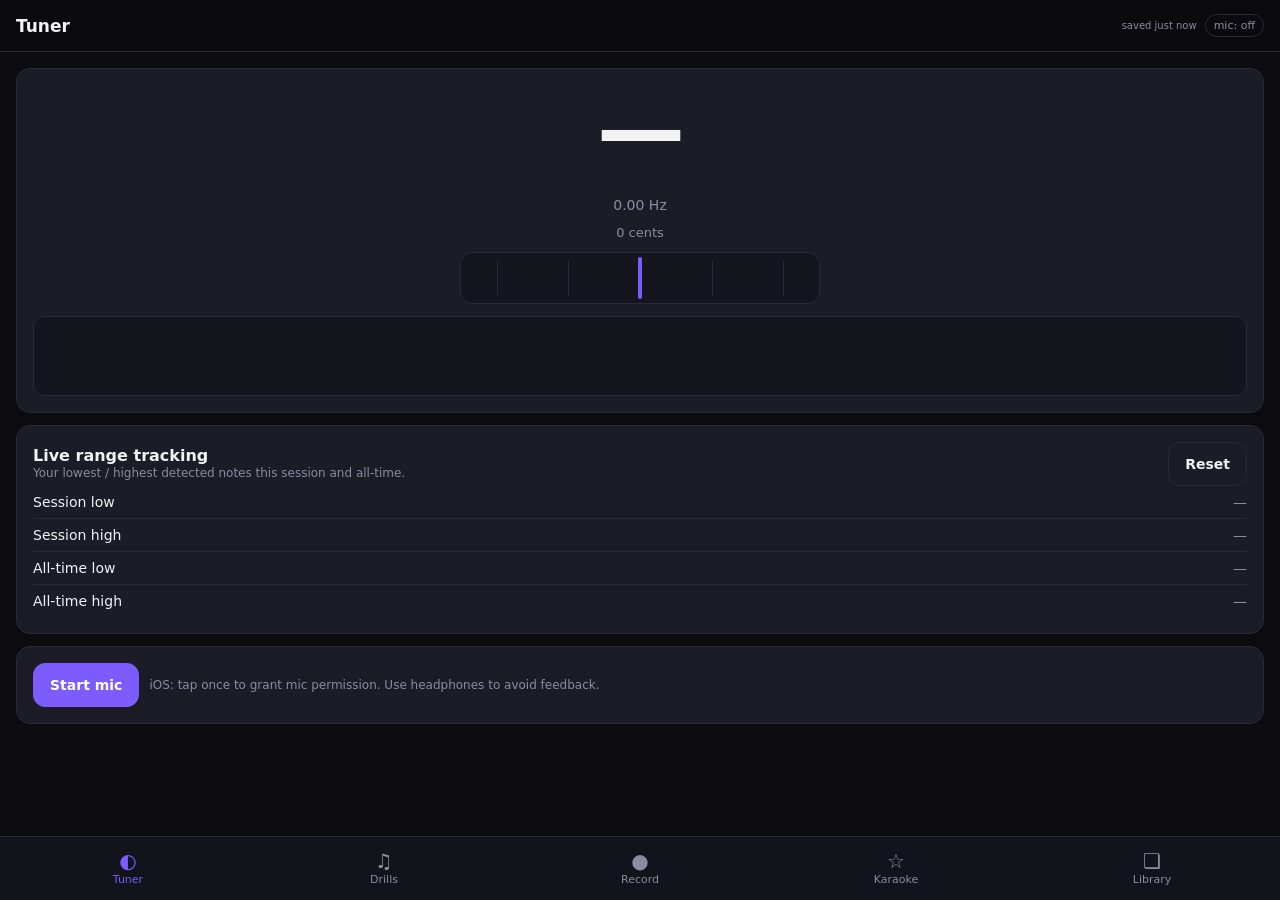
<file: index.html>
<!DOCTYPE html>
<html lang="en">
<head>
  <meta charset="UTF-8" />
  <meta name="viewport" content="width=device-width, initial-scale=1, viewport-fit=cover, user-scalable=no" />
  <meta name="apple-mobile-web-app-capable" content="yes" />
  <meta name="apple-mobile-web-app-status-bar-style" content="black-translucent" />
  <meta name="apple-mobile-web-app-title" content="Range" />
  <meta name="theme-color" content="#0b0b10" />
  <link rel="manifest" href="manifest.json" />
  <link rel="apple-touch-icon" href="icons/icon-192.png" />
  <link rel="stylesheet" href="css/style.css" />
  <title>Range — Singing Practice</title>
</head>
<body>
  <header class="app-header">
    <h1 id="view-title">Tuner</h1>
    <div class="header-right">
      <span class="save-indicator" id="save-indicator">—</span>
      <div class="mic-status" id="mic-status" aria-live="polite">mic: off</div>
    </div>
  </header>

  <main id="view" class="view"></main>

  <nav class="tabbar" role="tablist">
    <button class="tab" data-view="tuner" aria-label="Tuner">
      <span class="tab-icon">◐</span><span>Tuner</span>
    </button>
    <button class="tab" data-view="drills" aria-label="Drills">
      <span class="tab-icon">♫</span><span>Drills</span>
    </button>
    <button class="tab" data-view="record" aria-label="Record">
      <span class="tab-icon">●</span><span>Record</span>
    </button>
    <button class="tab" data-view="karaoke" aria-label="Karaoke">
      <span class="tab-icon">☆</span><span>Karaoke</span>
    </button>
    <button class="tab" data-view="library" aria-label="Library">
      <span class="tab-icon">❏</span><span>Library</span>
    </button>
  </nav>

  <div id="toast" class="toast" role="status" aria-live="polite"></div>

  <script type="module" src="js/app.js"></script>
</body>
</html>
</file>
<file: css/style.css>
:root {
  --bg: #0b0b10;
  --bg-elev: #15151d;
  --bg-card: #1c1c27;
  --fg: #f2f2f5;
  --fg-dim: #8b8ba1;
  --accent: #7c5cff;
  --accent-2: #29d9c5;
  --ok: #3ddc84;
  --warn: #ffbf47;
  --bad: #ff5470;
  --border: #2a2a38;
  --radius: 14px;
  --safe-top: env(safe-area-inset-top, 0px);
  --safe-bottom: env(safe-area-inset-bottom, 0px);
  --tab-h: 64px;
  --header-h: 52px;
}

* { box-sizing: border-box; -webkit-tap-highlight-color: transparent; }

html, body {
  margin: 0;
  padding: 0;
  background: var(--bg);
  color: var(--fg);
  font-family: -apple-system, BlinkMacSystemFont, "SF Pro Text", system-ui, sans-serif;
  font-size: 16px;
  overscroll-behavior: none;
  user-select: none;
  -webkit-user-select: none;
  touch-action: manipulation;
}

body {
  min-height: 100vh;
  min-height: 100dvh;
  display: flex;
  flex-direction: column;
}

button {
  font: inherit;
  color: inherit;
  background: none;
  border: none;
  cursor: pointer;
}

input, textarea {
  font: inherit;
  color: inherit;
  background: var(--bg-elev);
  border: 1px solid var(--border);
  border-radius: 10px;
  padding: 10px 12px;
  width: 100%;
}

.app-header {
  position: sticky;
  top: 0;
  height: calc(var(--header-h) + var(--safe-top));
  padding-top: var(--safe-top);
  padding-inline: 16px;
  display: flex;
  align-items: center;
  justify-content: space-between;
  background: color-mix(in srgb, var(--bg) 85%, transparent);
  backdrop-filter: blur(12px);
  -webkit-backdrop-filter: blur(12px);
  border-bottom: 1px solid var(--border);
  z-index: 10;
}
.app-header h1 { font-size: 17px; font-weight: 600; margin: 0; }
.header-right { display: flex; align-items: center; gap: 8px; }
.save-indicator {
  font-size: 10px;
  color: var(--fg-dim);
  font-variant-numeric: tabular-nums;
}
.mic-status {
  font-size: 11px;
  color: var(--fg-dim);
  padding: 4px 8px;
  border: 1px solid var(--border);
  border-radius: 999px;
}
.mic-status.on { color: var(--ok); border-color: var(--ok); }

.view-panel { display: none; }
.view-panel[data-active="true"] { display: block; }

.view {
  flex: 1;
  overflow-y: auto;
  padding: 16px;
  padding-bottom: calc(var(--tab-h) + var(--safe-bottom) + 16px);
  -webkit-overflow-scrolling: touch;
}

.tabbar {
  position: fixed;
  bottom: 0;
  left: 0;
  right: 0;
  height: calc(var(--tab-h) + var(--safe-bottom));
  padding-bottom: var(--safe-bottom);
  display: grid;
  grid-template-columns: repeat(5, 1fr);
  background: color-mix(in srgb, var(--bg-elev) 92%, transparent);
  backdrop-filter: blur(12px);
  -webkit-backdrop-filter: blur(12px);
  border-top: 1px solid var(--border);
  z-index: 10;
}
.tab {
  display: flex;
  flex-direction: column;
  align-items: center;
  justify-content: center;
  gap: 2px;
  font-size: 11px;
  color: var(--fg-dim);
  padding: 6px 0;
}
.tab .tab-icon { font-size: 20px; line-height: 1; }
.tab.active { color: var(--accent); }

.card {
  background: var(--bg-card);
  border: 1px solid var(--border);
  border-radius: var(--radius);
  padding: 16px;
  margin-bottom: 12px;
}
.card h2 { font-size: 15px; margin: 0 0 10px; font-weight: 600; }
.card p { margin: 0 0 8px; color: var(--fg-dim); font-size: 14px; line-height: 1.4; }

.row { display: flex; gap: 8px; align-items: center; }
.row.between { justify-content: space-between; }
.col { display: flex; flex-direction: column; gap: 8px; }
.grid-2 { display: grid; grid-template-columns: 1fr 1fr; gap: 8px; }

.btn {
  display: inline-flex;
  align-items: center;
  justify-content: center;
  gap: 6px;
  padding: 12px 16px;
  border-radius: 12px;
  background: var(--bg-elev);
  color: var(--fg);
  border: 1px solid var(--border);
  font-weight: 600;
  font-size: 14px;
  min-height: 44px;
  transition: transform 0.06s ease, background 0.12s ease;
}
.btn:active { transform: scale(0.97); }
.btn.primary { background: var(--accent); color: white; border-color: var(--accent); }
.btn.accent { background: var(--accent-2); color: #00201c; border-color: var(--accent-2); }
.btn.danger { background: var(--bad); color: white; border-color: var(--bad); }
.btn.ghost { background: transparent; }
.btn.full { width: 100%; }
.btn:disabled { opacity: 0.5; }

.badge {
  display: inline-block;
  padding: 3px 8px;
  border-radius: 999px;
  font-size: 11px;
  font-weight: 600;
  background: var(--bg-elev);
  color: var(--fg-dim);
  border: 1px solid var(--border);
}
.badge.ok { color: var(--ok); border-color: var(--ok); }
.badge.warn { color: var(--warn); border-color: var(--warn); }
.badge.bad { color: var(--bad); border-color: var(--bad); }

/* Tuner */
.tuner {
  display: flex;
  flex-direction: column;
  align-items: center;
  gap: 12px;
}
.tuner-note {
  font-size: 88px;
  font-weight: 700;
  letter-spacing: -2px;
  line-height: 1;
  color: var(--fg);
  min-height: 100px;
  font-variant-numeric: tabular-nums;
}
.tuner-note.flat { color: var(--bad); }
.tuner-note.sharp { color: var(--warn); }
.tuner-note.intune { color: var(--ok); }
.tuner-freq { color: var(--fg-dim); font-size: 14px; font-variant-numeric: tabular-nums; }
.tuner-cents { font-size: 13px; color: var(--fg-dim); font-variant-numeric: tabular-nums; }

.meter {
  position: relative;
  width: 100%;
  max-width: 360px;
  height: 52px;
  background: var(--bg-elev);
  border: 1px solid var(--border);
  border-radius: 12px;
  overflow: hidden;
}
.meter .tick {
  position: absolute;
  top: 8px;
  bottom: 8px;
  width: 1px;
  background: var(--border);
}
.meter .tick.center { background: var(--fg-dim); width: 2px; }
.meter .needle {
  position: absolute;
  top: 4px;
  bottom: 4px;
  left: 50%;
  width: 4px;
  border-radius: 2px;
  background: var(--accent);
  transform: translateX(-50%);
  transition: left 0.08s linear, background 0.12s;
  will-change: left;
}

canvas.wave, canvas.pitch-track {
  width: 100%;
  height: 80px;
  background: var(--bg-elev);
  border: 1px solid var(--border);
  border-radius: 10px;
  display: block;
}
canvas.pitch-track { height: 140px; }

.kv { display: flex; justify-content: space-between; padding: 8px 0; border-bottom: 1px solid var(--border); font-size: 14px; }
.kv:last-child { border-bottom: none; }
.kv span:last-child { color: var(--fg-dim); font-variant-numeric: tabular-nums; }

.list { list-style: none; padding: 0; margin: 0; }
.list li {
  padding: 12px;
  border: 1px solid var(--border);
  border-radius: 10px;
  margin-bottom: 8px;
  background: var(--bg-card);
  display: flex;
  flex-direction: column;
  gap: 4px;
}
.list li .row { justify-content: space-between; }
.list li .meta { font-size: 12px; color: var(--fg-dim); }

.toast {
  position: fixed;
  bottom: calc(var(--tab-h) + var(--safe-bottom) + 16px);
  left: 50%;
  transform: translateX(-50%) translateY(20px);
  background: var(--bg-card);
  border: 1px solid var(--border);
  color: var(--fg);
  padding: 10px 16px;
  border-radius: 999px;
  font-size: 13px;
  opacity: 0;
  pointer-events: none;
  transition: opacity 0.2s, transform 0.2s;
  z-index: 20;
  max-width: 80%;
  text-align: center;
}
.toast.show { opacity: 1; transform: translateX(-50%) translateY(0); }

.empty { text-align: center; color: var(--fg-dim); padding: 40px 20px; font-size: 14px; }

.drill-target {
  font-size: 52px;
  font-weight: 700;
  text-align: center;
  padding: 16px 0;
  font-variant-numeric: tabular-nums;
}
.drill-progress {
  height: 6px;
  background: var(--bg-elev);
  border-radius: 999px;
  overflow: hidden;
  margin: 8px 0;
}
.drill-progress > div { height: 100%; background: var(--accent); transition: width 0.2s; }

select {
  font: inherit;
  color: inherit;
  background: var(--bg-elev);
  border: 1px solid var(--border);
  border-radius: 10px;
  padding: 10px 12px;
  width: 100%;
  appearance: none;
  -webkit-appearance: none;
}

.score-ring {
  --val: 0;
  width: 120px;
  height: 120px;
  border-radius: 50%;
  background: conic-gradient(var(--accent) calc(var(--val) * 1%), var(--bg-elev) 0);
  display: grid;
  place-items: center;
  margin: 0 auto;
}
.score-ring > div {
  width: 96px;
  height: 96px;
  border-radius: 50%;
  background: var(--bg-card);
  display: grid;
  place-items: center;
  font-size: 26px;
  font-weight: 700;
}

.hint { font-size: 12px; color: var(--fg-dim); line-height: 1.4; }
a { color: var(--accent); text-decoration: none; }
</file>
